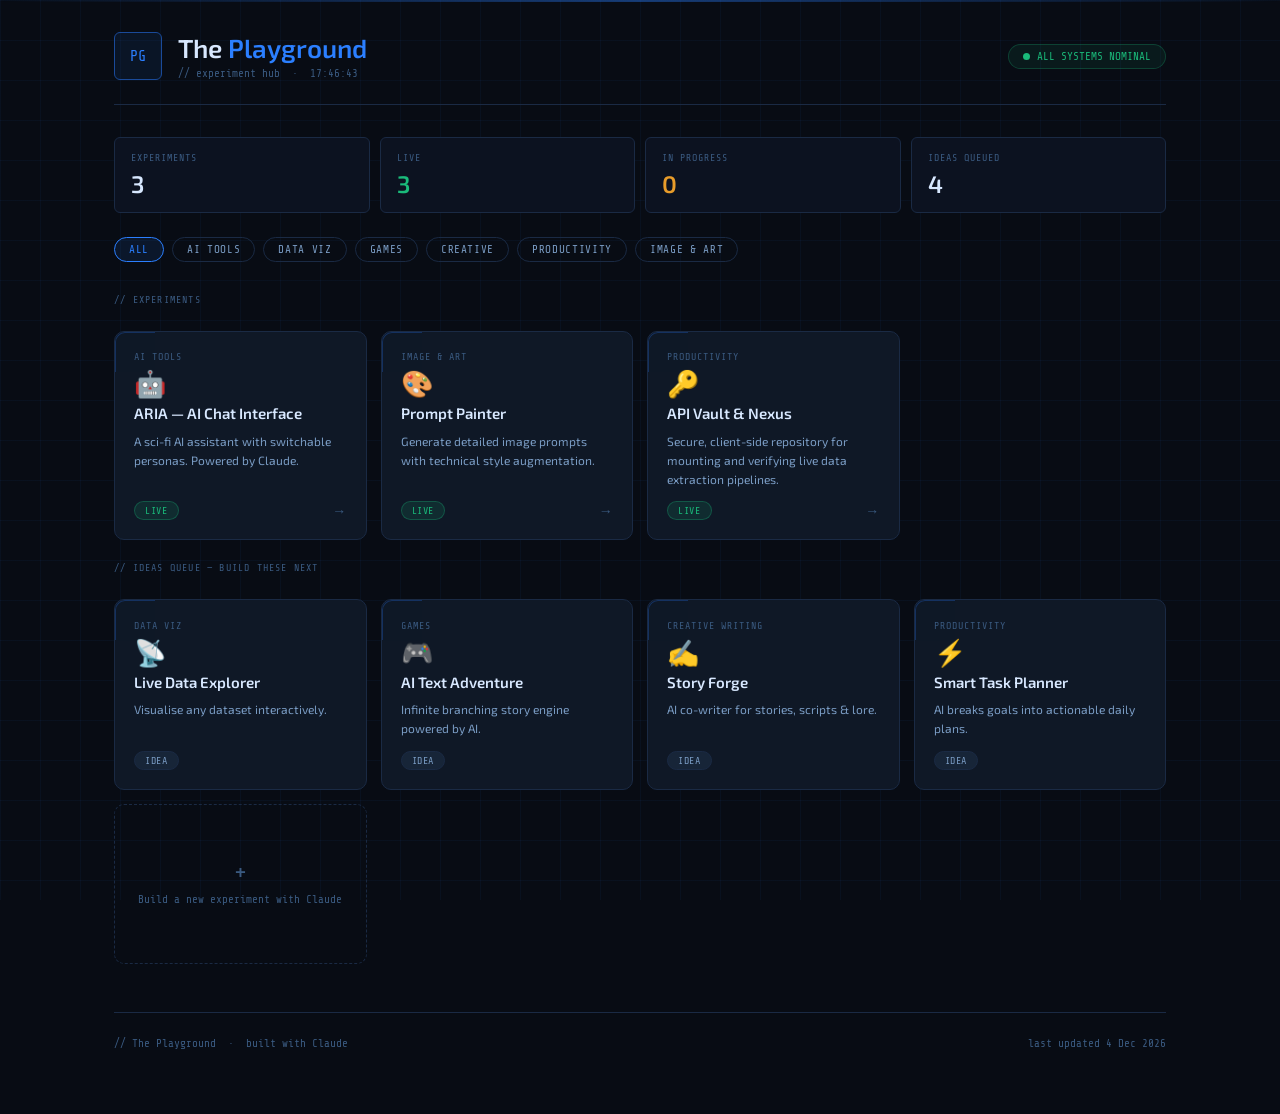
<file: index.html>
<!DOCTYPE html>
<html lang="en">
<head>
  <meta charset="UTF-8" />
  <meta name="viewport" content="width=device-width, initial-scale=1.0" />
  <title>The Playground</title>
  <link rel="stylesheet" href="css/style.css" />
  <link rel="preconnect" href="https://fonts.googleapis.com" />
  <link href="https://fonts.googleapis.com/css2?family=Share+Tech+Mono&family=Exo+2:wght@300;400;600&display=swap" rel="stylesheet" />
</head>
<body>

  <!-- Background grid + scanline -->
  <div class="bg-grid"></div>
  <div class="scanline"></div>

  <div class="shell">

    <!-- Header -->
    <header class="header">
      <div class="header-left">
        <div class="logo-mark">PG</div>
        <div>
          <h1 class="site-title">The <span>Playground</span></h1>
          <p class="site-sub">// experiment hub &nbsp;·&nbsp; <span id="clock"></span></p>
        </div>
      </div>
      <div class="header-right">
        <div class="status-pill">
          <span class="status-dot"></span>ALL SYSTEMS NOMINAL
        </div>
      </div>
    </header>

    <!-- Stats bar -->
    <div class="stats-bar">
      <div class="stat-box">
        <span class="stat-label">Experiments</span>
        <span class="stat-val" id="stat-total">0</span>
      </div>
      <div class="stat-box">
        <span class="stat-label">Live</span>
        <span class="stat-val live" id="stat-live">0</span>
      </div>
      <div class="stat-box">
        <span class="stat-label">In Progress</span>
        <span class="stat-val wip" id="stat-wip">0</span>
      </div>
      <div class="stat-box">
        <span class="stat-label">Ideas Queued</span>
        <span class="stat-val" id="stat-ideas">0</span>
      </div>
    </div>

    <!-- Filter bar -->
    <div class="filter-bar">
      <button class="filter-btn active" data-filter="all">All</button>
      <button class="filter-btn" data-filter="ai-tools">AI Tools</button>
      <button class="filter-btn" data-filter="data-viz">Data Viz</button>
      <button class="filter-btn" data-filter="games">Games</button>
      <button class="filter-btn" data-filter="creative">Creative</button>
      <button class="filter-btn" data-filter="productivity">Productivity</button>
      <button class="filter-btn" data-filter="image-art">Image &amp; Art</button>
    </div>

    <!-- Experiment grid -->
    <div class="exp-grid" id="exp-grid">
      <!-- Cards injected by JS -->
    </div>

    <!-- Footer -->
    <footer class="footer">
      <span>// The Playground &nbsp;·&nbsp; built with Claude</span>
      <span id="build-date"></span>
    </footer>

  </div>

  <script src="js/experiments.js"></script>
  <script src="js/main.js"></script>
</body>
</html>
</file>
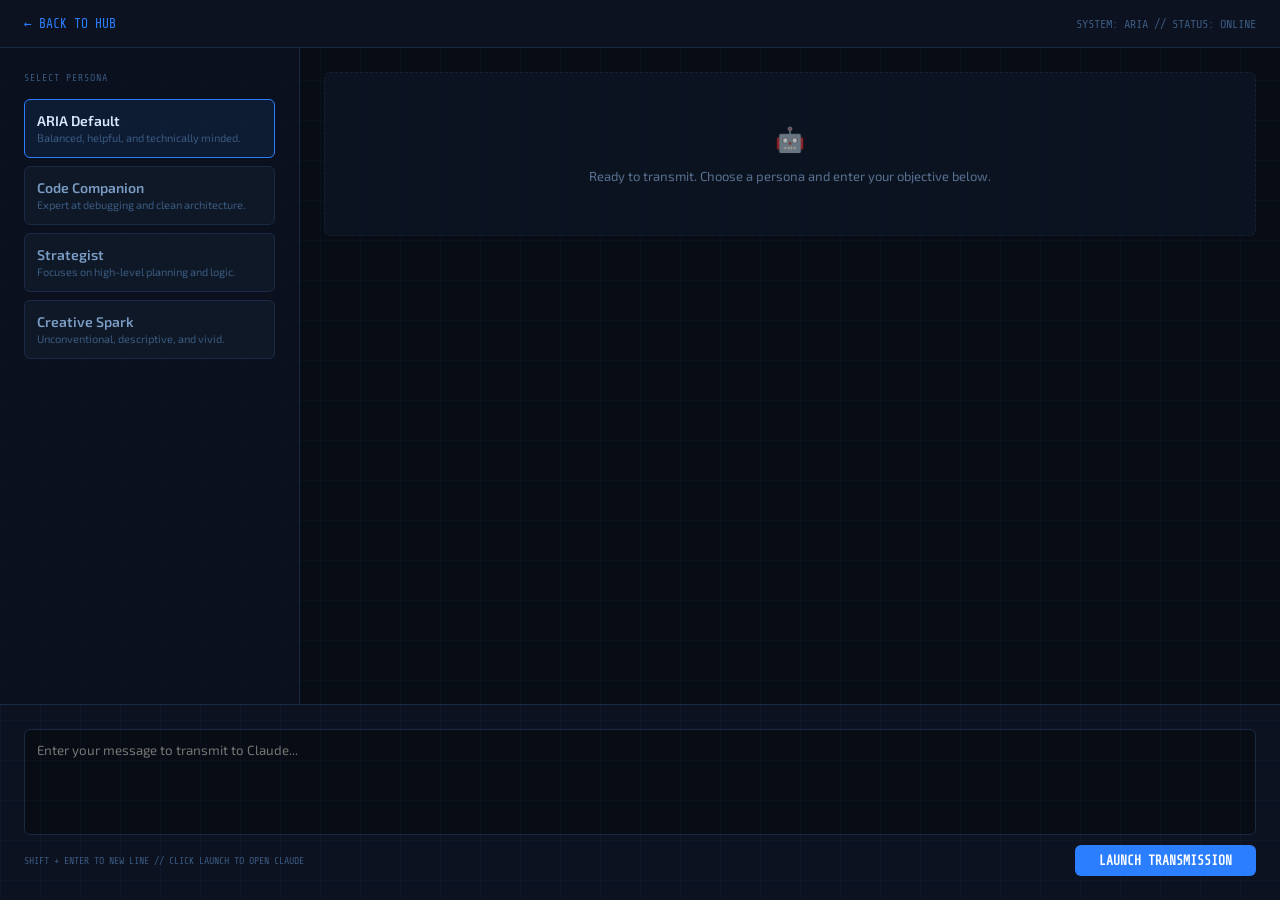
<file: experiments/ai-chat.html>
<!DOCTYPE html>
<html lang="en">
<head>
  <meta charset="UTF-8">
  <meta name="viewport" content="width=device-width, initial-scale=1.0">
  <title>ARIA // AI Chat Interface</title>
  <link rel="preconnect" href="https://fonts.googleapis.com">
  <link href="https://fonts.googleapis.com/css2?family=Share+Tech+Mono&family=Exo+2:wght@300;400;600&display=swap" rel="stylesheet">
  <style>
    :root {
      --bg: #080c14; --bg-panel: #0c1220; --bg-card: #0f1826;
      --border: #1a2a44; --border-hi: #1e4080; --accent: #2b7fff;
      --accent-dim: #1a4a99; --green: #1aba7a; --amber: #e89c2a;
      --text-1: #d8e8ff; --text-2: #7a9cc4; --text-3: #3a5a80;
      --font-mono: 'Share Tech Mono', monospace; --font-body: 'Exo 2', sans-serif;
      --radius: 6px;
    }

    body {
      background: var(--bg); color: var(--text-1);
      font-family: var(--font-body); margin: 0; display: flex; flex-direction: column; height: 100vh;
    }

    /* Scanline & Grid */
    .bg-grid { position: fixed; inset: 0; pointer-events: none; z-index: 0; background-image: linear-gradient(rgba(43,127,255,0.05) 1px, transparent 1px), linear-gradient(90deg, rgba(43,127,255,0.05) 1px, transparent 1px); background-size: 40px 40px; }
    .scanline { position: fixed; top: 0; left: 0; right: 0; height: 2px; background: linear-gradient(90deg, transparent, rgba(43,127,255,0.4), transparent); animation: scandown 6s linear infinite; pointer-events: none; z-index: 1; }
    @keyframes scandown { 0% { top: 0; } 100% { top: 100vh; } }

    .nav-header {
      position: relative; z-index: 10; padding: 1rem 1.5rem;
      background: var(--bg-panel); border-bottom: 1px solid var(--border);
      display: flex; justify-content: space-between; align-items: center;
    }
    .back-link { font-family: var(--font-mono); color: var(--accent); text-decoration: none; font-size: 13px; }
    .back-link:hover { text-decoration: underline; }

    .main-container {
      position: relative; z-index: 10; display: grid; grid-template-columns: 300px 1fr;
      flex: 1; overflow: hidden;
    }

    /* Sidebar Styles */
    .sidebar {
      background: rgba(12, 18, 32, 0.8); border-right: 1px solid var(--border);
      padding: 1.5rem; display: flex; flex-direction: column; gap: 1rem;
    }
    .sidebar-label { font-family: var(--font-mono); font-size: 10px; color: var(--text-3); text-transform: uppercase; letter-spacing: 0.1em; }
    
    .persona-btn {
      background: var(--bg-card); border: 1px solid var(--border); color: var(--text-2);
      padding: 12px; border-radius: var(--radius); cursor: pointer; text-align: left;
      transition: all 0.2s; font-family: var(--font-body);
    }
    .persona-btn:hover { border-color: var(--accent-dim); }
    .persona-btn.active { border-color: var(--accent); background: rgba(43,127,255,0.1); color: var(--text-1); }
    .persona-name { display: block; font-weight: 600; font-size: 14px; }
    .persona-desc { font-size: 11px; color: var(--text-3); }

    /* Chat Area */
    .chat-area { display: flex; flex-direction: column; padding: 1.5rem; overflow-y: auto; gap: 1rem; }
    
    .log-card {
      background: var(--bg-card); border: 1px solid var(--border);
      border-radius: var(--radius); padding: 1rem; animation: slideIn 0.3s ease-out;
    }
    @keyframes slideIn { from { opacity: 0; transform: translateY(10px); } to { opacity: 1; transform: translateY(0); } }
    
    .log-header { display: flex; justify-content: space-between; margin-bottom: 0.5rem; }
    .log-tag { font-family: var(--font-mono); font-size: 10px; color: var(--accent); border: 1px solid var(--accent-dim); padding: 2px 6px; border-radius: 4px; }
    .log-time { font-family: var(--font-mono); font-size: 10px; color: var(--text-3); }
    .log-body { font-size: 13px; color: var(--text-2); line-height: 1.5; margin-bottom: 1rem; }
    
    .log-actions { display: flex; gap: 10px; }
    .action-btn {
      font-family: var(--font-mono); font-size: 11px; background: transparent;
      border: 1px solid var(--border); color: var(--text-3); padding: 4px 10px;
      border-radius: 4px; cursor: pointer; transition: 0.2s;
    }
    .action-btn:hover { border-color: var(--accent); color: var(--accent); }

    /* Input Area */
    .input-wrapper {
      padding: 1.5rem; background: var(--bg-panel); border-top: 1px solid var(--border);
      display: flex; flex-direction: column; gap: 10px;
    }
    textarea {
      background: var(--bg); border: 1px solid var(--border); color: var(--text-1);
      padding: 12px; border-radius: var(--radius); font-family: var(--font-body);
      resize: none; height: 80px; transition: border-color 0.2s;
    }
    textarea:focus { outline: none; border-color: var(--accent); }
    .input-footer { display: flex; justify-content: space-between; align-items: center; }
    .hint { font-family: var(--font-mono); font-size: 10px; color: var(--text-3); }
    
    .launch-btn {
      background: var(--accent); color: white; border: none; padding: 8px 24px;
      border-radius: var(--radius); font-family: var(--font-mono); font-size: 13px;
      font-weight: 600; cursor: pointer; transition: transform 0.1s, opacity 0.2s;
    }
    .launch-btn:hover { opacity: 0.9; }
    .launch-btn:active { transform: scale(0.98); }

    @media (max-width: 768px) {
      .main-container { grid-template-columns: 1fr; }
      .sidebar { display: none; }
    }
  </style>
</head>
<body>

  <div class="bg-grid"></div>
  <div class="scanline"></div>

  <nav class="nav-header">
    <a href="../index.html" class="back-link">← BACK TO HUB</a>
    <div style="font-family: var(--font-mono); font-size: 12px; color: var(--text-3);">SYSTEM: ARIA // STATUS: ONLINE</div>
  </nav>

  <main class="main-container">
    <aside class="sidebar">
      <span class="sidebar-label">Select Persona</span>
      <div id="persona-list" style="display: flex; flex-direction: column; gap: 8px;">
        <!-- Personas injected by JS -->
      </div>
    </aside>

    <section class="chat-area" id="chat-logs">
      <div class="log-card" style="border-style: dashed; opacity: 0.7;">
        <div class="log-body" style="margin:0; text-align: center; padding: 2rem;">
          <div style="font-size: 24px; margin-bottom: 10px;">🤖</div>
          Ready to transmit. Choose a persona and enter your objective below.
        </div>
      </div>
    </section>
  </main>

  <footer class="input-wrapper">
    <textarea id="user-input" placeholder="Enter your message to transmit to Claude..."></textarea>
    <div class="input-footer">
      <span class="hint">SHIFT + ENTER TO NEW LINE // CLICK LAUNCH TO OPEN CLAUDE</span>
      <button class="launch-btn" onclick="launchPrompt()">LAUNCH TRANSMISSION</button>
    </div>
  </footer>

  <script>
    const PERSONAS = {
      aria: {
        name: "ARIA Default",
        desc: "Balanced, helpful, and technically minded.",
        prefix: "You are ARIA, a helpful AI assistant. Be concise, professional, and focus on technical accuracy."
      },
      coder: {
        name: "Code Companion",
        desc: "Expert at debugging and clean architecture.",
        prefix: "You are a Senior Software Engineer. Provide clean, performant code. Explain logic clearly but briefly."
      },
      strategist: {
        name: "Strategist",
        desc: "Focuses on high-level planning and logic.",
        prefix: "You are a Strategic Analyst. Break down my request into logical steps, risks, and opportunities."
      },
      creative: {
        name: "Creative Spark",
        desc: "Unconventional, descriptive, and vivid.",
        prefix: "You are a Creative Consultant. Think outside the box, use vivid metaphors, and prioritize originality."
      }
    };

    let activePersona = 'aria';

    function init() {
      const list = document.getElementById('persona-list');
      for (const [key, p] of Object.entries(PERSONAS)) {
        const btn = document.createElement('button');
        btn.className = `persona-btn ${key === activePersona ? 'active' : ''}`;
        btn.onclick = () => selectPersona(key);
        btn.innerHTML = `
          <span class="persona-name">${p.name}</span>
          <span class="persona-desc">${p.desc}</span>
        `;
        btn.id = `p-${key}`;
        list.appendChild(btn);
      }
    }

    function selectPersona(key) {
      document.querySelectorAll('.persona-btn').forEach(b => b.classList.remove('active'));
      document.getElementById(`p-${key}`).classList.add('active');
      activePersona = key;
    }

    function launchPrompt() {
      const text = document.getElementById('user-input').value.trim();
      if (!text) return;

      const fullPrompt = `${PERSONAS[activePersona].prefix}\n\nUSER REQUEST: ${text}`;
      const encoded = encodeURIComponent(fullPrompt);
      const url = `https://claude.ai/new?q=${encoded}`;

      // Add to log
      const logs = document.getElementById('chat-logs');
      const card = document.createElement('div');
      card.className = 'log-card';
      const time = new Date().toLocaleTimeString();
      
      card.innerHTML = `
        <div class="log-header">
          <span class="log-tag">${PERSONAS[activePersona].name}</span>
          <span class="log-time">${time}</span>
        </div>
        <div class="log-body">${text.substring(0, 150)}${text.length > 150 ? '...' : ''}</div>
        <div class="log-actions">
          <button class="action-btn" onclick="window.open('${url}', '_blank')">OPEN IN CLAUDE</button>
          <button class="action-btn" onclick="navigator.clipboard.writeText(\`${fullPrompt.replace(/`/g, '\\`')}\`)">COPY FULL PROMPT</button>
        </div>
      `;
      
      logs.prepend(card);
      document.getElementById('user-input').value = '';
      
      // Auto-open tab
      window.open(url, '_blank');
    }

    // Handle Ctrl+Enter to launch
    document.getElementById('user-input').addEventListener('keydown', (e) => {
      if (e.key === 'Enter' && (e.ctrlKey || e.metaKey)) {
        launchPrompt();
      }
    });

    init();
  </script>
</body>
</html>
</file>
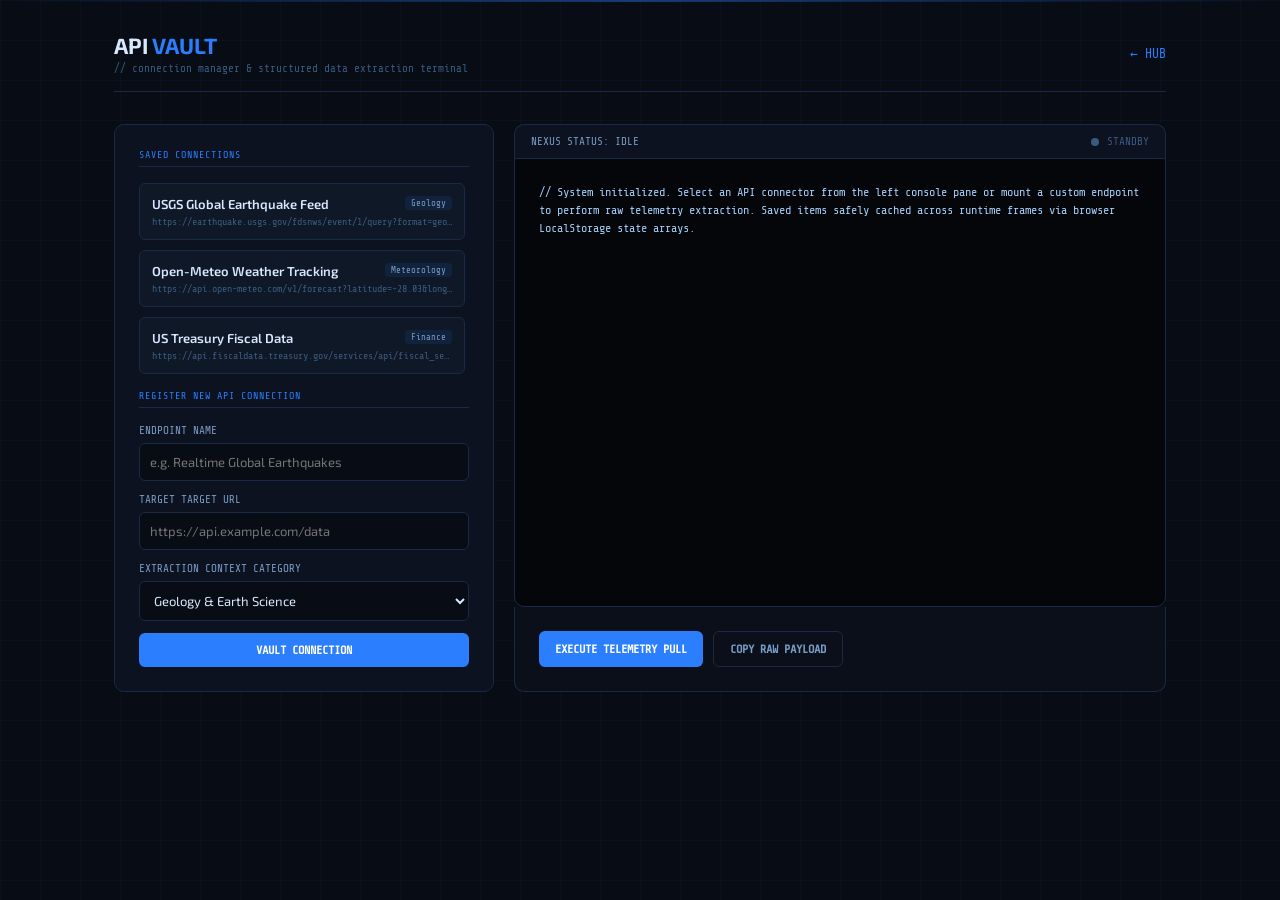
<file: experiments/api-vault.html>
<!DOCTYPE html>
<html lang="en">
<head>
  <meta charset="UTF-8">
  <meta name="viewport" content="width=device-width, initial-scale=1.0">
  <title>API Vault // Data Extraction Nexus</title>
  <link rel="preconnect" href="https://fonts.googleapis.com">
  <link href="https://fonts.googleapis.com/css2?family=Share+Tech+Mono&family=Exo+2:wght@300;400;600&display=swap" rel="stylesheet">
  <style>
    :root {
      --bg: #080c14; --bg-panel: #0c1220; --bg-card: #0f1826;
      --border: #1a2a44; --border-hi: #1e4080; --accent: #2b7fff;
      --accent-dim: #1a4a99; --green: #1aba7a; --amber: #e89c2a;
      --text-1: #d8e8ff; --text-2: #7a9cc4; --text-3: #3a5a80;
      --font-mono: 'Share Tech Mono', monospace; --font-body: 'Exo 2', sans-serif;
      --radius: 6px; --radius-lg: 10px;
    }

    *, *::before, *::after { box-sizing: border-box; margin: 0; padding: 0; }
    body { background: var(--bg); color: var(--text-1); font-family: var(--font-body); min-height: 100vh; overflow-x: hidden; }

    .bg-grid { position: fixed; inset: 0; pointer-events: none; z-index: 0; background-image: linear-gradient(rgba(43,127,255,0.05) 1px, transparent 1px), linear-gradient(90deg, rgba(43,127,255,0.05) 1px, transparent 1px); background-size: 40px 40px; }
    .scanline { position: fixed; top: 0; left: 0; right: 0; height: 2px; background: linear-gradient(90deg, transparent, rgba(43,127,255,0.4), transparent); animation: scandown 6s linear infinite; pointer-events: none; z-index: 1; }
    @keyframes scandown { 0% { top: 0; } 100% { top: 100vh; } }

    .shell { position: relative; z-index: 2; max-width: 1100px; margin: 0 auto; padding: 2rem 1.5rem; }
    
    header { display: flex; justify-content: space-between; align-items: center; margin-bottom: 2rem; border-bottom: 1px solid var(--border); padding-bottom: 1rem; }
    .back-link { font-family: var(--font-mono); color: var(--accent); text-decoration: none; font-size: 13px; }
    .title-area h1 { font-size: 22px; margin: 0; color: var(--text-1); }
    .title-area span { color: var(--accent); }
    .title-area p { font-family: var(--font-mono); font-size: 11px; color: var(--text-3); margin: 4px 0 0; }

    .vault-layout { display: grid; grid-template-columns: 380px 1fr; gap: 20px; }
    .panel { background: var(--bg-panel); border: 1px solid var(--border); border-radius: var(--radius-lg); padding: 1.5rem; display: flex; flex-direction: column; gap: 1rem; }
    .panel-label { font-family: var(--font-mono); font-size: 10px; color: var(--accent); text-transform: uppercase; letter-spacing: 0.1em; border-bottom: 1px solid var(--border); padding-bottom: 6px; }

    /* Forms & Inputs */
    .form-group { display: flex; flex-direction: column; gap: 6px; }
    label { font-family: var(--font-mono); font-size: 11px; color: var(--text-2); text-transform: uppercase; }
    input, select { background: var(--bg); border: 1px solid var(--border); color: var(--text-1); padding: 10px; border-radius: var(--radius); font-family: var(--font-body); font-size: 13px; }
    input:focus, select:focus { outline: none; border-color: var(--accent); }

    /* Buttons */
    .btn { background: var(--accent); color: white; border: none; padding: 10px 16px; border-radius: var(--radius); font-family: var(--font-mono); font-size: 12px; font-weight: 600; cursor: pointer; transition: all 0.2s; text-align: center; text-transform: uppercase; }
    .btn:hover { background: #3d8bff; box-shadow: 0 0 10px rgba(43,127,255,0.3); }
    .btn-sec { background: transparent; border: 1px solid var(--border); color: var(--text-2); }
    .btn-sec:hover { border-color: var(--accent-dim); color: var(--accent); }
    .btn-danger { background: rgba(232, 80, 74, 0.1); border: 1px solid rgba(232, 80, 74, 0.3); color: var(--red); }
    .btn-danger:hover { background: var(--red); color: white; }

    /* Connection Cards */
    .conn-list { display: flex; flex-direction: column; gap: 10px; max-height: 400px; overflow-y: auto; padding-right: 4px; }
    .conn-card { background: var(--bg-card); border: 1px solid var(--border); padding: 12px; border-radius: var(--radius); cursor: pointer; transition: 0.2s; position: relative; }
    .conn-card:hover { border-color: var(--border-hi); }
    .conn-card.active { border-color: var(--accent); background: rgba(43,127,255,0.06); }
    .conn-name { font-weight: 600; font-size: 13px; color: var(--text-1); margin-bottom: 4px; }
    .conn-url { font-family: var(--font-mono); font-size: 10px; color: var(--text-3); white-space: nowrap; overflow: hidden; text-overflow: ellipsis; }
    .conn-tag { position: absolute; top: 12px; right: 12px; font-family: var(--font-mono); font-size: 9px; padding: 2px 6px; border-radius: 4px; background: rgba(43,127,255,0.1); color: var(--text-2); }

    /* Terminal Console Output */
    .terminal-container { display: flex; flex-direction: column; flex: 1; min-height: 500px; }
    .terminal-header { background: #0c1220; border: 1px solid var(--border); border-bottom: none; border-radius: var(--radius-lg) var(--radius-lg) 0 0; padding: 10px 16px; display: flex; justify-content: space-between; align-items: center; }
    .terminal-title { font-family: var(--font-mono); font-size: 11px; color: var(--text-2); }
    .terminal-body { background: #04060a; border: 1px solid var(--border); border-radius: 0 0 var(--radius-lg) var(--radius-lg); padding: 1.5rem; flex: 1; font-family: var(--font-mono); font-size: 12px; color: #a4cef7; overflow: auto; white-space: pre-wrap; line-height: 1.5; }
    
    .status-indicator { display: flex; align-items: center; gap: 8px; font-family: var(--font-mono); font-size: 11px; }
    .dot { width: 8px; height: 8px; border-radius: 50%; background: var(--text-3); }
    .dot.live { background: var(--green); box-shadow: 0 0 8px var(--green); }
    .dot.working { background: var(--amber); }

    ::-webkit-scrollbar { width: 6px; }
    ::-webkit-scrollbar-track { background: var(--bg); }
    ::-webkit-scrollbar-thumb { background: var(--border); border-radius: 3px; }
  </style>
</head>
<body>

  <div class="bg-grid"></div>
  <div class="scanline"></div>

  <div class="shell">
    <header>
      <div class="title-area">
        <h1>API <span>VAULT</span></h1>
        <p>// connection manager &amp; structured data extraction terminal</p>
      </div>
      <a href="../index.html" class="back-link">← HUB</a>
    </header>

    <div class="vault-layout">
      <!-- Sidebar Control Panel -->
      <div class="panel">
        <span class="panel-label">Saved Connections</span>
        <div class="conn-list" id="connections-container">
          <!-- Dynamic Hook entries go here -->
        </div>

        <span class="panel-label">Register New API Connection</span>
        <form id="api-form" onsubmit="saveConnection(event)" style="display: flex; flex-direction: column; gap: 12px;">
          <div class="form-group">
            <label>Endpoint Name</label>
            <input type="text" id="api-name" required placeholder="e.g. Realtime Global Earthquakes">
          </div>
          <div class="form-group">
            <label>Target Target URL</label>
            <input type="url" id="api-url" required placeholder="https://api.example.com/data">
          </div>
          <div class="form-group">
            <label>Extraction Context Category</label>
            <select id="api-category">
              <option value="Geology">Geology &amp; Earth Science</option>
              <option value="Meteorology">Meteorology &amp; Climate</option>
              <option value="Finance">Financial Datasets</option>
              <option value="Demographics">Demographics &amp; Logistics</option>
              <option value="Utility">General Systems Utility</option>
            </select>
          </div>
          <button type="submit" class="btn">Vault Connection</button>
        </form>
      </div>

      <!-- Main Display Console Terminal -->
      <div class="terminal-container">
        <div class="terminal-header">
          <div class="terminal-title" id="terminal-endpoint-display">NEXUS STATUS: IDLE</div>
          <div class="status-indicator">
            <span class="dot" id="status-dot"></span>
            <span id="status-text" style="color: var(--text-3)">STANDBY</span>
          </div>
        </div>
        <div class="terminal-body" id="terminal-output">// System initialized. Select an API connector from the left console pane or mount a custom endpoint to perform raw telemetry extraction. Saved items safely cached across runtime frames via browser LocalStorage state arrays.</div>
        
        <div class="panel" style="border-radius: 0 0 var(--radius-lg) var(--radius-lg); border-top: none; background: #0a0f1a; flex-direction: row; gap: 10px;">
          <button class="btn" id="execute-btn" disabled onclick="fireExtraction()">Execute Telemetry Pull</button>
          <button class="btn btn-sec" id="copy-btn" disabled onclick="copyJSON()">Copy Raw Payload</button>
          <button class="btn btn-danger" id="delete-btn" style="display:none; margin-left: auto;" onclick="deleteSelected()">Purge Entry</button>
        </div>
      </div>
    </div>
  </div>

  <script>
    // Embedded standard target data extraction endpoints
    const BOOT_PRESETS = [
      { id: "p1", name: "USGS Global Earthquake Feed", url: "https://earthquake.usgs.gov/fdsnws/event/1/query?format=geojson&minmagnitude=5.0&limit=5", category: "Geology" },
      { id: "p2", name: "Open-Meteo Weather Tracking", url: "https://api.open-meteo.com/v1/forecast?latitude=-28.03&longitude=153.43&current_weather=true", category: "Meteorology" },
      { id: "p3", name: "US Treasury Fiscal Data", url: "https://api.fiscaldata.treasury.gov/services/api/fiscal_service/v2/accounting/od/debt_to_penny?sort=-record_date&page[size]=1", category: "Finance" }
    ];

    let userConnections = JSON.parse(localStorage.getItem('pg_vault_connections')) || [];
    let selectedItem = null;

    function renderConnections() {
      const container = document.getElementById('connections-container');
      container.innerHTML = '';
      
      const allItems = [...BOOT_PRESETS, ...userConnections];
      
      allItems.forEach(item => {
        const card = document.createElement('div');
        card.className = `conn-card ${selectedItem && selectedItem.id === item.id ? 'active' : ''}`;
        card.onclick = () => selectConnection(item);
        
        card.innerHTML = `
          <div class="conn-name">${item.name}</div>
          <div class="conn-url">${item.url}</div>
          <span class="conn-tag">${item.category}</span>
        `;
        container.appendChild(card);
      });
    }

    function selectConnection(item) {
      selectedItem = item;
      renderConnections();
      
      document.getElementById('terminal-endpoint-display').textContent = `MOUNTED: ${item.name}`;
      document.getElementById('terminal-output').textContent = `// Connection string ready.\n// Target: ${item.url}\n\nClick "EXECUTE TELEMETRY PULL" to pipeline the live dataset response into local framework view memory buffers.`;
      
      document.getElementById('execute-btn').removeAttribute('disabled');
      document.getElementById('copy-btn').setAttribute('disabled', 'true');
      
      // Control deletion options (cannot delete core firmware presets)
      const isPreset = BOOT_PRESETS.some(p => p.id === item.id);
      document.getElementById('delete-btn').style.display = isPreset ? 'none' : 'block';
      updateStatus('STANDBY', '');
    }

    async function fireExtraction() {
      if (!selectedItem) return;
      
      updateStatus('RUNNING', 'working');
      document.getElementById('terminal-output').textContent = `>> Establishing pipeline sync link to: ${selectedItem.url}\n>> Initializing handshake protocols...`;

      try {
        const response = await fetch(selectedItem.url);
        if (!response.ok) throw new Error(`HTTP Error Stream Encountered: Status ${response.status}`);
        
        const data = await response.json();
        
        document.getElementById('terminal-output').textContent = JSON.stringify(data, null, 2);
        updateStatus('CONNECTION SUCCESSFUL [200 OK]', 'live');
        document.getElementById('copy-btn').removeAttribute('disabled');
      } catch (err) {
        document.getElementById('terminal-output').textContent = `!! EXHAUSTED TRANSMISSION STREAM REJECTION ERROR:\n\n${err.message}\n\n[Fix Action Needed]: Ensure target URL permits Cross-Origin Resource Sharing (CORS) connection handshakes inside client-side isolated browser engines.`;
        updateStatus('LINK FAILURE', '');
      }
    }

    function saveConnection(e) {
      e.preventDefault();
      const name = document.getElementById('api-name').value;
      const url = document.getElementById('api-url').value;
      const category = document.getElementById('api-category').value;
      
      const newConn = { id: 'u_' + Date.now(), name, url, category };
      userConnections.push(newConn);
      localStorage.setItem('pg_vault_connections', JSON.stringify(userConnections));
      
      document.getElementById('api-form').reset();
      renderConnections();
      selectConnection(newConn);
    }

    function deleteSelected() {
      if (!selectedItem) return;
      userConnections = userConnections.filter(c => c.id !== selectedItem.id);
      localStorage.setItem('pg_vault_connections', JSON.stringify(userConnections));
      selectedItem = null;
      
      document.getElementById('terminal-endpoint-display').textContent = 'NEXUS STATUS: IDLE';
      document.getElementById('terminal-output').textContent = '// Current target entry purged from LocalStorage core arrays.';
      document.getElementById('execute-btn').setAttribute('disabled', 'true');
      document.getElementById('copy-btn').setAttribute('disabled', 'true');
      document.getElementById('delete-btn').style.display = 'none';
      
      updateStatus('STANDBY', '');
      renderConnections();
    }

    function copyJSON() {
      const output = document.getElementById('terminal-output').textContent;
      navigator.clipboard.writeText(output);
      alert("Extracted JSON structured matrix cloned into active clip-plane memory arrays.");
    }

    function updateStatus(text, className) {
      const dot = document.getElementById('status-dot');
      const label = document.getElementById('status-text');
      dot.className = `dot ${className}`;
      label.textContent = text;
      label.style.color = className === 'live' ? 'var(--green)' : className === 'working' ? 'var(--amber)' : 'var(--text-3)';
    }

    // Main Init sequence frame
    renderConnections();
  </script>
</body>
</html>
</file>
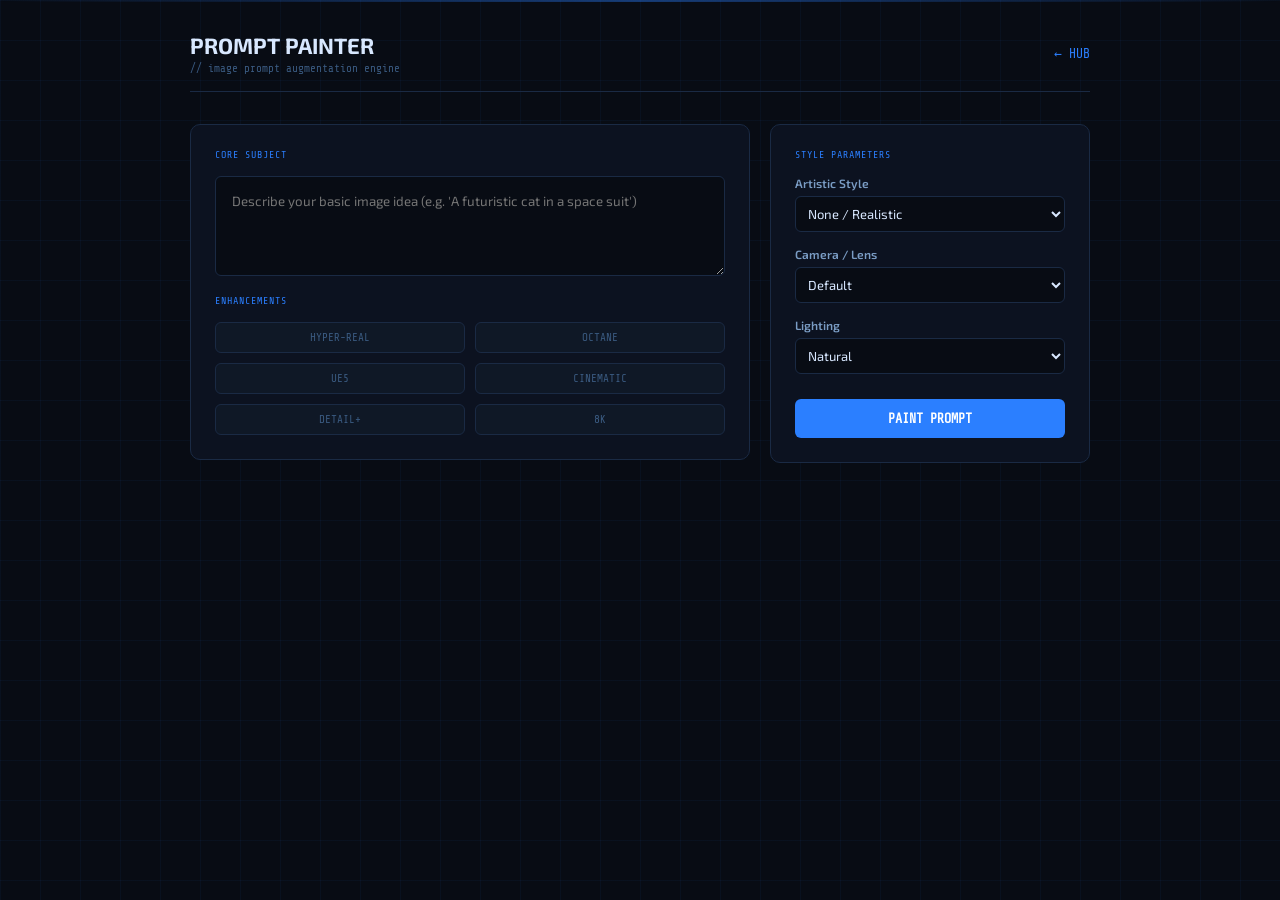
<file: experiments/prompt-painter.html>
<!DOCTYPE html>
<html lang="en">
<head>
  <meta charset="UTF-8">
  <meta name="viewport" content="width=device-width, initial-scale=1.0">
  <title>Prompt Painter // Image Prompt Engine</title>
  <link rel="preconnect" href="https://fonts.googleapis.com">
  <link href="https://fonts.googleapis.com/css2?family=Share+Tech+Mono&family=Exo+2:wght@300;400;600&display=swap" rel="stylesheet">
  <style>
    :root {
      --bg: #080c14; --bg-panel: #0c1220; --bg-card: #0f1826;
      --border: #1a2a44; --border-hi: #1e4080; --accent: #2b7fff;
      --accent-dim: #1a4a99; --green: #1aba7a; --amber: #e89c2a;
      --text-1: #d8e8ff; --text-2: #7a9cc4; --text-3: #3a5a80;
      --font-mono: 'Share Tech Mono', monospace; --font-body: 'Exo 2', sans-serif;
      --radius: 6px; --radius-lg: 10px;
    }

    body {
      background: var(--bg); color: var(--text-1);
      font-family: var(--font-body); margin: 0; min-height: 100vh;
    }

    .bg-grid { position: fixed; inset: 0; pointer-events: none; z-index: 0; background-image: linear-gradient(rgba(43,127,255,0.05) 1px, transparent 1px), linear-gradient(90deg, rgba(43,127,255,0.05) 1px, transparent 1px); background-size: 40px 40px; }
    .scanline { position: fixed; top: 0; left: 0; right: 0; height: 2px; background: linear-gradient(90deg, transparent, rgba(43,127,255,0.4), transparent); animation: scandown 6s linear infinite; pointer-events: none; z-index: 1; }
    @keyframes scandown { 0% { top: 0; } 100% { top: 100vh; } }

    .shell { position: relative; z-index: 10; max-width: 900px; margin: 0 auto; padding: 2rem 1.5rem; }

    header { display: flex; justify-content: space-between; align-items: center; margin-bottom: 2rem; border-bottom: 1px solid var(--border); padding-bottom: 1rem; }
    .back-link { font-family: var(--font-mono); color: var(--accent); text-decoration: none; font-size: 13px; }
    .title-area h1 { font-size: 22px; margin: 0; color: var(--text-1); }
    .title-area p { font-family: var(--font-mono); font-size: 11px; color: var(--text-3); margin: 4px 0 0; }

    .painter-grid { display: grid; grid-template-columns: 1fr 320px; gap: 20px; }

    .panel { background: var(--bg-panel); border: 1px solid var(--border); border-radius: var(--radius-lg); padding: 1.5rem; }
    .panel-label { font-family: var(--font-mono); font-size: 10px; color: var(--accent); text-transform: uppercase; letter-spacing: 0.1em; margin-bottom: 1rem; display: block; }

    textarea {
      width: 100%; background: var(--bg); border: 1px solid var(--border); color: var(--text-1);
      padding: 1rem; border-radius: var(--radius); font-family: var(--font-body);
      resize: vertical; min-height: 100px; margin-bottom: 1rem; box-sizing: border-box;
    }

    .options-group { display: flex; flex-direction: column; gap: 15px; }
    .option-item { display: flex; flex-direction: column; gap: 6px; }
    label { font-size: 12px; color: var(--text-2); font-weight: 600; }
    
    select, input[type="text"] {
      background: var(--bg); border: 1px solid var(--border); color: var(--text-1);
      padding: 8px; border-radius: var(--radius); font-family: var(--font-body); font-size: 13px;
    }

    .toggle-grid { display: grid; grid-template-columns: 1fr 1fr; gap: 10px; }
    .toggle-chip {
      background: var(--bg-card); border: 1px solid var(--border); border-radius: var(--radius);
      padding: 8px; font-size: 11px; text-align: center; cursor: pointer; transition: 0.2s;
      color: var(--text-3); font-family: var(--font-mono);
    }
    .toggle-chip.active { border-color: var(--accent); color: var(--accent); background: rgba(43,127,255,0.1); }

    .result-area { margin-top: 20px; background: rgba(43,127,255,0.03); border: 1px dashed var(--accent-dim); }
    .output-box { font-family: var(--font-mono); font-size: 13px; color: var(--text-2); line-height: 1.6; white-space: pre-wrap; margin-bottom: 1.5rem; }

    .btn-row { display: flex; gap: 10px; }
    .primary-btn {
      flex: 1; background: var(--accent); color: white; border: none; padding: 12px;
      border-radius: var(--radius); font-family: var(--font-mono); font-weight: 600;
      cursor: pointer; transition: 0.2s;
    }
    .secondary-btn {
      background: transparent; border: 1px solid var(--border); color: var(--text-2);
      padding: 12px 20px; border-radius: var(--radius); font-family: var(--font-mono);
      cursor: pointer; transition: 0.2s;
    }
    .primary-btn:hover { background: #3d8bff; box-shadow: 0 0 15px rgba(43,127,255,0.4); }
    .secondary-btn:hover { border-color: var(--text-3); color: var(--text-1); }

    @media (max-width: 850px) { .painter-grid { grid-template-columns: 1fr; } }
  </style>
</head>
<body>

  <div class="bg-grid"></div>
  <div class="scanline"></div>

  <div class="shell">
    <header>
      <div class="title-area">
        <h1>PROMPT <span>PAINTER</span></h1>
        <p>// image prompt augmentation engine</p>
      </div>
      <a href="../index.html" class="back-link">← HUB</a>
    </header>

    <div class="painter-grid">
      <div class="main-col">
        <div class="panel">
          <span class="panel-label">Core Subject</span>
          <textarea id="subject-input" placeholder="Describe your basic image idea (e.g. 'A futuristic cat in a space suit')"></textarea>
          
          <span class="panel-label">Enhancements</span>
          <div class="toggle-grid">
            <div class="toggle-chip" onclick="toggleOption(this, 'Hyper-realistic')">HYPER-REAL</div>
            <div class="toggle-chip" onclick="toggleOption(this, 'Octane Render')">OCTANE</div>
            <div class="toggle-chip" onclick="toggleOption(this, 'Unreal Engine 5')">UE5</div>
            <div class="toggle-chip" onclick="toggleOption(this, 'Cinematic Lighting')">CINEMATIC</div>
            <div class="toggle-chip" onclick="toggleOption(this, 'Highly Detailed')">DETAIL+</div>
            <div class="toggle-chip" onclick="toggleOption(this, '8k Resolution')">8K</div>
          </div>
        </div>

        <div class="panel result-area" id="result-panel" style="display:none;">
          <span class="panel-label">Generated Prompt</span>
          <div class="output-box" id="final-prompt"></div>
          <div class="btn-row">
            <button class="secondary-btn" onclick="copyPrompt()">COPY</button>
            <button class="primary-btn" onclick="launchInAI()">LAUNCH IN CLAUDE</button>
          </div>
        </div>
      </div>

      <aside class="side-col">
        <div class="panel">
          <span class="panel-label">Style Parameters</span>
          <div class="options-group">
            <div class="option-item">
              <label>Artistic Style</label>
              <select id="style-select">
                <option value="">None / Realistic</option>
                <option value="Cyberpunk Neon">Cyberpunk</option>
                <option value="Studio Ghibli Anime">Ghibli Anime</option>
                <option value="Oil Painting on Canvas">Oil Painting</option>
                <option value="Minimalist Vector Art">Minimalist</option>
                <option value="Dark Fantasy Concept Art">Dark Fantasy</option>
                <option value="Synthwave Aesthetic">Synthwave</option>
              </select>
            </div>
            <div class="option-item">
              <label>Camera / Lens</label>
              <select id="camera-select">
                <option value="">Default</option>
                <option value="Wide Angle Shot, 14mm">Wide Angle</option>
                <option value="Close-up Macro Shot">Macro</option>
                <option value="Low Angle Perspective">Low Angle</option>
                <option value="Telephoto Lens, 85mm">Portrait Lens</option>
                <option value="Aerial Drone View">Aerial</option>
              </select>
            </div>
            <div class="option-item">
              <label>Lighting</label>
              <select id="light-select">
                <option value="">Natural</option>
                <option value="Golden Hour">Golden Hour</option>
                <option value="Volumetric God Rays">God Rays</option>
                <option value="Bioluminescent Glow">Bioluminescent</option>
                <option value="Soft Rembrandt Lighting">Studio Soft</option>
                <option value="Dramatic Chiaroscuro">High Contrast</option>
              </select>
            </div>
            <button class="primary-btn" style="margin-top:10px;" onclick="generatePrompt()">PAINT PROMPT</button>
          </div>
        </div>
      </aside>
    </div>
  </div>

  <script>
    let activeChips = [];

    function toggleOption(el, val) {
      el.classList.toggle('active');
      if (el.classList.contains('active')) {
        activeChips.push(val);
      } else {
        activeChips = activeChips.filter(item => item !== val);
      }
    }

    function generatePrompt() {
      const subject = document.getElementById('subject-input').value.trim();
      if (!subject) return;

      const style = document.getElementById('style-select').value;
      const camera = document.getElementById('camera-select').value;
      const light = document.getElementById('light-select').value;
      
      let prompt = subject;
      
      if (style) prompt += `, in the style of ${style}`;
      if (camera) prompt += `, ${camera}`;
      if (light) prompt += `, ${light} lighting`;
      
      if (activeChips.length > 0) {
        prompt += `, ${activeChips.join(', ')}`;
      }

      document.getElementById('final-prompt').textContent = prompt;
      document.getElementById('result-panel').style.display = 'block';
      window.scrollTo({ top: document.body.scrollHeight, behavior: 'smooth' });
    }

    function copyPrompt() {
      const text = document.getElementById('final-prompt').textContent;
      navigator.clipboard.writeText(text);
      alert('Prompt copied to neural link (clipboard).');
    }

    function launchInAI() {
      const prompt = document.getElementById('final-prompt').textContent;
      const instruction = `Expand this image prompt into a highly detailed, descriptive paragraph for Midjourney. Add atmospheric details, texture descriptions, and mood while keeping the core subject intact. \n\nPROMPT: ${prompt}`;
      const url = `https://claude.ai/new?q=${encodeURIComponent(instruction)}`;
      window.open(url, '_blank');
    }
  </script>
</body>
</html>
</file>
<file: css/style.css>
/* =============================================
   THE PLAYGROUND — style.css
   Sci-fi / retro-futuristic dashboard
   ============================================= */

:root {
  --bg:         #080c14;
  --bg-panel:   #0c1220;
  --bg-card:    #0f1826;
  --border:     #1a2a44;
  --border-hi:  #1e4080;
  --accent:     #2b7fff;
  --accent-dim: #1a4a99;
  --green:      #1aba7a;
  --amber:      #e89c2a;
  --red:        #e8504a;
  --text-1:     #d8e8ff;
  --text-2:     #7a9cc4;
  --text-3:     #3a5a80;
  --font-mono:  'Share Tech Mono', monospace;
  --font-body:  'Exo 2', sans-serif;
  --radius:     6px;
  --radius-lg:  10px;
}

*, *::before, *::after { box-sizing: border-box; margin: 0; padding: 0; }

html { scroll-behavior: smooth; }

body {
  background: var(--bg);
  color: var(--text-1);
  font-family: var(--font-body);
  font-size: 14px;
  min-height: 100vh;
  overflow-x: hidden;
}

/* ---- Background ---- */
.bg-grid {
  position: fixed; inset: 0; pointer-events: none; z-index: 0;
  background-image:
    linear-gradient(rgba(43,127,255,0.05) 1px, transparent 1px),
    linear-gradient(90deg, rgba(43,127,255,0.05) 1px, transparent 1px);
  background-size: 40px 40px;
}

.scanline {
  position: fixed; top: 0; left: 0; right: 0; height: 2px;
  background: linear-gradient(90deg, transparent, rgba(43,127,255,0.4), transparent);
  animation: scandown 6s linear infinite;
  pointer-events: none; z-index: 1;
}
@keyframes scandown { 0% { top: 0; } 100% { top: 100vh; } }

/* ---- Shell ---- */
.shell {
  position: relative; z-index: 2;
  max-width: 1100px;
  margin: 0 auto;
  padding: 2rem 1.5rem 4rem;
}

/* ---- Header ---- */
.header {
  display: flex;
  align-items: center;
  justify-content: space-between;
  margin-bottom: 2rem;
  padding-bottom: 1.5rem;
  border-bottom: 1px solid var(--border);
  flex-wrap: wrap;
  gap: 1rem;
}

.header-left { display: flex; align-items: center; gap: 1rem; }

.logo-mark {
  width: 48px; height: 48px;
  border: 1px solid var(--accent-dim);
  border-radius: var(--radius);
  display: flex; align-items: center; justify-content: center;
  font-family: var(--font-mono);
  font-size: 15px;
  color: var(--accent);
  background: rgba(43,127,255,0.08);
  flex-shrink: 0;
  animation: logo-glow 3s ease-in-out infinite;
}
@keyframes logo-glow {
  0%,100% { box-shadow: 0 0 8px rgba(43,127,255,0.2); }
  50% { box-shadow: 0 0 18px rgba(43,127,255,0.5); }
}

.site-title {
  font-family: var(--font-body);
  font-size: 26px;
  font-weight: 600;
  color: var(--text-1);
  line-height: 1.2;
}
.site-title span { color: var(--accent); }

.site-sub {
  font-family: var(--font-mono);
  font-size: 11px;
  color: var(--text-3);
  margin-top: 3px;
}

.status-pill {
  display: flex; align-items: center; gap: 7px;
  font-family: var(--font-mono);
  font-size: 11px;
  color: var(--green);
  background: rgba(26,186,122,0.08);
  border: 1px solid rgba(26,186,122,0.25);
  border-radius: 20px;
  padding: 5px 14px;
}
.status-dot {
  width: 7px; height: 7px; border-radius: 50%;
  background: var(--green);
  animation: pulse 2s ease-in-out infinite;
}
@keyframes pulse { 0%,100%{opacity:1} 50%{opacity:0.3} }

/* ---- Stats bar ---- */
.stats-bar {
  display: grid;
  grid-template-columns: repeat(4, 1fr);
  gap: 10px;
  margin-bottom: 1.5rem;
}

.stat-box {
  background: var(--bg-panel);
  border: 1px solid var(--border);
  border-radius: var(--radius);
  padding: 14px 16px;
  display: flex;
  flex-direction: column;
  gap: 6px;
}
.stat-label {
  font-family: var(--font-mono);
  font-size: 10px;
  color: var(--text-3);
  text-transform: uppercase;
  letter-spacing: 0.1em;
}
.stat-val {
  font-size: 24px;
  font-weight: 600;
  color: var(--text-1);
}
.stat-val.live { color: var(--green); }
.stat-val.wip  { color: var(--amber); }

/* ---- Filter bar ---- */
.filter-bar {
  display: flex;
  flex-wrap: wrap;
  gap: 8px;
  margin-bottom: 1.5rem;
}

.filter-btn {
  font-family: var(--font-mono);
  font-size: 11px;
  padding: 5px 14px;
  border: 1px solid var(--border);
  border-radius: 20px;
  background: transparent;
  color: var(--text-2);
  cursor: pointer;
  transition: all 0.15s;
  text-transform: uppercase;
  letter-spacing: 0.06em;
}
.filter-btn:hover {
  border-color: var(--accent-dim);
  color: var(--accent);
}
.filter-btn.active {
  border-color: var(--accent);
  color: var(--accent);
  background: rgba(43,127,255,0.1);
}

/* ---- Experiment grid ---- */
.exp-grid {
  display: grid;
  grid-template-columns: repeat(auto-fill, minmax(220px, 1fr));
  gap: 14px;
}

/* ---- Experiment card ---- */
.exp-card {
  background: var(--bg-card);
  border: 1px solid var(--border);
  border-radius: var(--radius-lg);
  padding: 1.2rem;
  position: relative;
  overflow: hidden;
  transition: border-color 0.2s, transform 0.15s;
  display: flex;
  flex-direction: column;
  gap: 8px;
  animation: fade-in 0.4s ease both;
}
.exp-card:hover {
  border-color: var(--border-hi);
  transform: translateY(-2px);
}
.exp-card.has-link { cursor: pointer; }
.exp-card.has-link:hover { border-color: var(--accent-dim); }

@keyframes fade-in {
  from { opacity: 0; transform: translateY(8px); }
  to   { opacity: 1; transform: translateY(0); }
}

/* Corner accent */
.exp-card::before {
  content: '';
  position: absolute;
  top: 0; left: 0;
  width: 40px; height: 40px;
  border-top: 1px solid var(--accent-dim);
  border-left: 1px solid var(--accent-dim);
  border-radius: var(--radius-lg) 0 0 0;
  opacity: 0.5;
}

.card-category {
  font-family: var(--font-mono);
  font-size: 10px;
  color: var(--text-3);
  text-transform: uppercase;
  letter-spacing: 0.1em;
}

.card-icon {
  font-size: 26px;
  line-height: 1;
}

.card-name {
  font-size: 15px;
  font-weight: 600;
  color: var(--text-1);
  line-height: 1.3;
}

.card-desc {
  font-size: 12px;
  color: var(--text-2);
  line-height: 1.6;
  flex: 1;
}

.card-footer {
  display: flex;
  align-items: center;
  justify-content: space-between;
  margin-top: 4px;
}

.badge {
  font-family: var(--font-mono);
  font-size: 10px;
  padding: 3px 10px;
  border-radius: 20px;
  text-transform: uppercase;
  letter-spacing: 0.06em;
}
.badge-live { background: rgba(26,186,122,0.12); color: var(--green); border: 1px solid rgba(26,186,122,0.3); }
.badge-wip  { background: rgba(232,156,42,0.12); color: var(--amber); border: 1px solid rgba(232,156,42,0.3); }
.badge-idea { background: rgba(58,90,128,0.2);  color: var(--text-2); border: 1px solid var(--border); }

.card-arrow {
  font-size: 14px;
  color: var(--text-3);
  transition: color 0.15s, transform 0.15s;
}
.exp-card.has-link:hover .card-arrow {
  color: var(--accent);
  transform: translateX(3px);
}

/* ---- Add new card ---- */
.add-card {
  background: transparent;
  border: 1px dashed var(--border);
  border-radius: var(--radius-lg);
  padding: 1.2rem;
  display: flex;
  flex-direction: column;
  align-items: center;
  justify-content: center;
  gap: 8px;
  cursor: pointer;
  min-height: 160px;
  transition: border-color 0.2s, color 0.2s;
  color: var(--text-3);
  font-family: var(--font-mono);
  font-size: 11px;
  text-align: center;
  text-decoration: none;
}
.add-card:hover { border-color: var(--accent-dim); color: var(--accent); }
.add-plus { font-size: 24px; font-weight: 300; line-height: 1; }

/* ---- Section label ---- */
.section-label {
  font-family: var(--font-mono);
  font-size: 10px;
  color: var(--text-3);
  text-transform: uppercase;
  letter-spacing: 0.12em;
  margin-bottom: 0.75rem;
  grid-column: 1 / -1;
  padding-top: 0.5rem;
}

/* ---- Footer ---- */
.footer {
  display: flex;
  justify-content: space-between;
  flex-wrap: wrap;
  gap: 0.5rem;
  margin-top: 3rem;
  padding-top: 1.5rem;
  border-top: 1px solid var(--border);
  font-family: var(--font-mono);
  font-size: 11px;
  color: var(--text-3);
}

/* ---- Responsive ---- */
@media (max-width: 640px) {
  .stats-bar { grid-template-columns: repeat(2, 1fr); }
  .header { flex-direction: column; align-items: flex-start; }
  .exp-grid { grid-template-columns: 1fr 1fr; }
}
@media (max-width: 400px) {
  .exp-grid { grid-template-columns: 1fr; }
}
</file>
